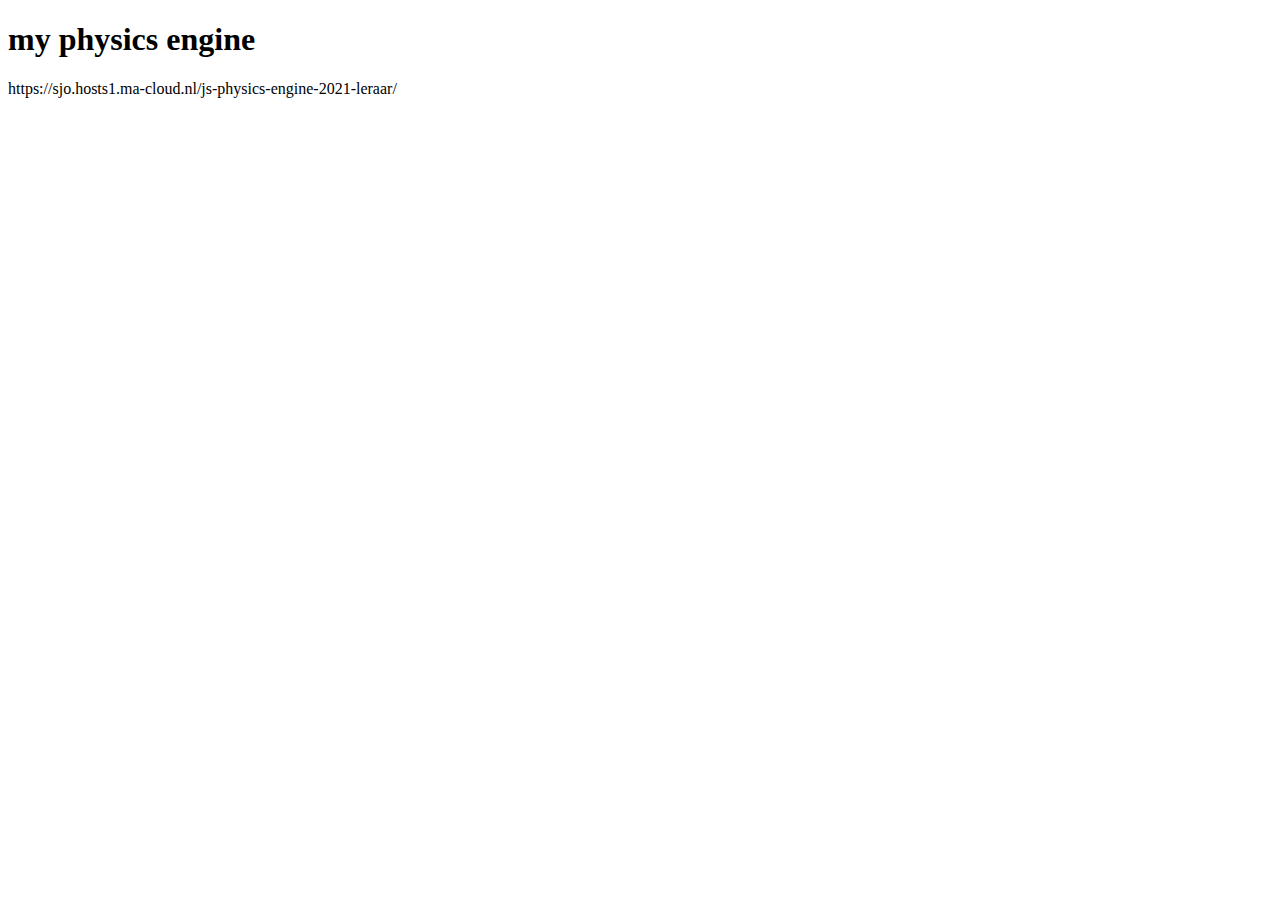
<file: JS/index.html>
<!DOCTYPE html>
<html lang="en">
<head>
    <meta charset="UTF-8">
    <meta http-equiv="X-UA-Compatible" content="IE=edge">
    <meta name="viewport" content="width=device-width, initial-scale=1.0">
    <title>Document</title>
</head>
<body>
    <h1>my physics engine</h1>
    https://sjo.hosts1.ma-cloud.nl/js-physics-engine-2021-leraar/
</body>
</html>
</file>
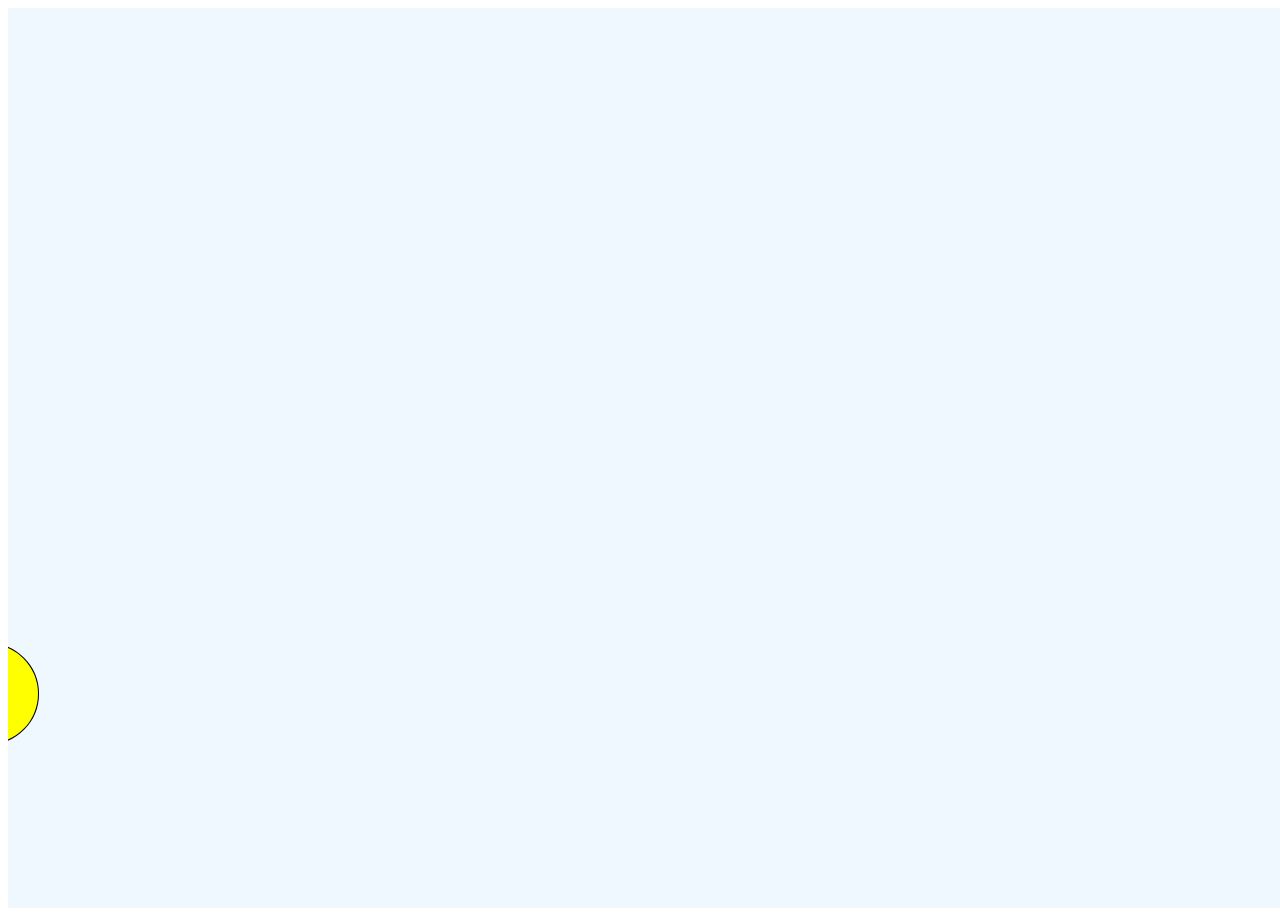
<file: JS/html/02myPoint/index.html>
<!DOCTYPE html>
<html lang="en">
<head>
    <link rel="stylesheet" href="style.css">
    <meta charset="UTF-8">
    <meta http-equiv="X-UA-Compatible" content="IE=edge">
    <meta name="viewport" content="width=device-width, initial-scale=1.0">
    <title>sys02 my Point</title>
</head>
<body>
    <canvas id="canvas"></canvas>
    <script src="../../library/Point.js"></script>
    <script src="script.js"></script>
</body>
</html>
</file>
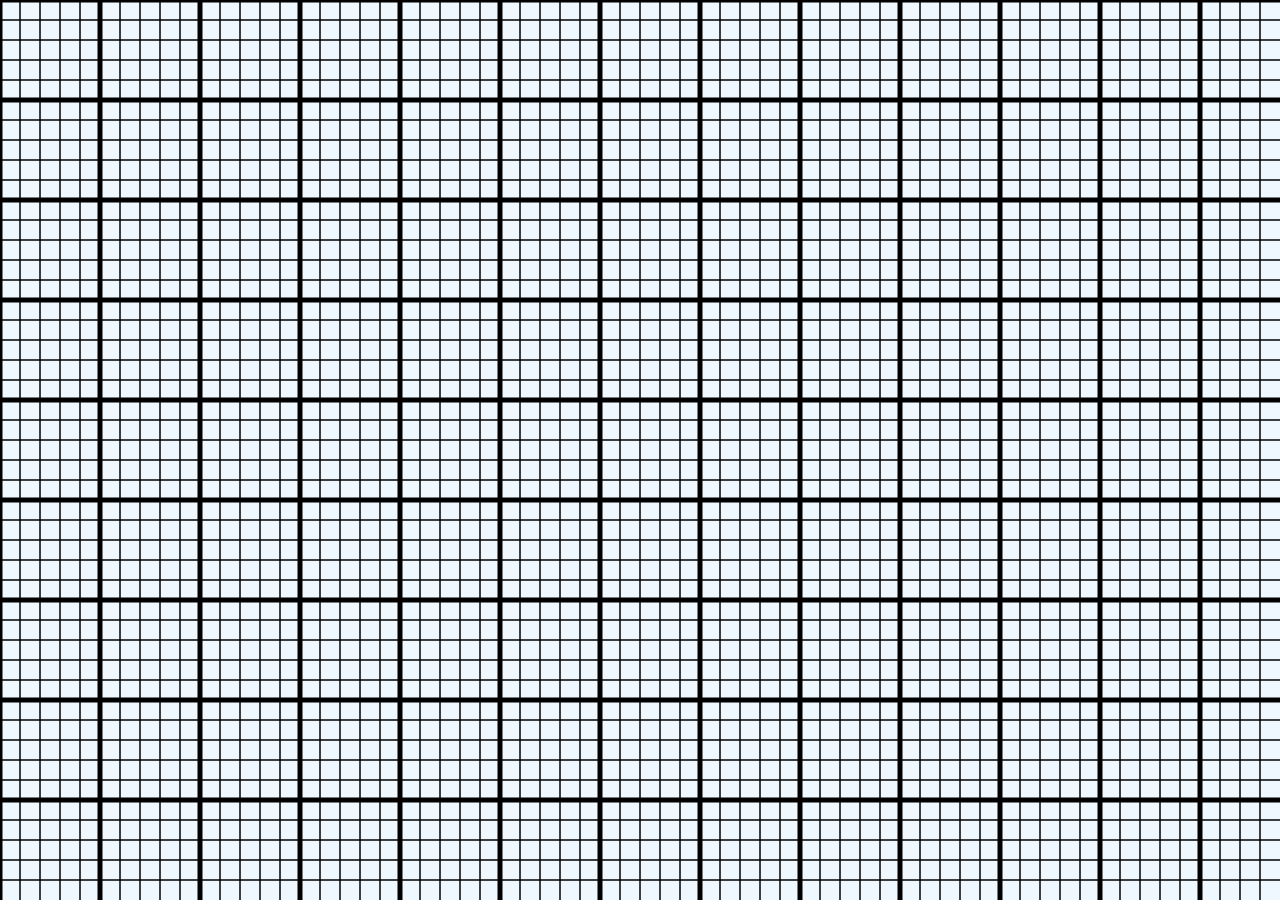
<file: JS/html/03graphBackgrond/index.html>
<!DOCTYPE html>
<html lang="en">
<head>
    <link rel="stylesheet" href="style.css">
    <meta charset="UTF-8">
    <meta http-equiv="X-UA-Compatible" content="IE=edge">
    <meta name="viewport" content="width=device-width, initial-scale=1.0">
    <title>03 my graph background</title>
</head>
<body>
    <canvas id="canvas"></canvas>
    <script src="../../library/GraphBackGround.js"></script>
    <script src="../../library/Point.js"></script>
    <script src="script.js"></script>
</body>
</html>
</file>
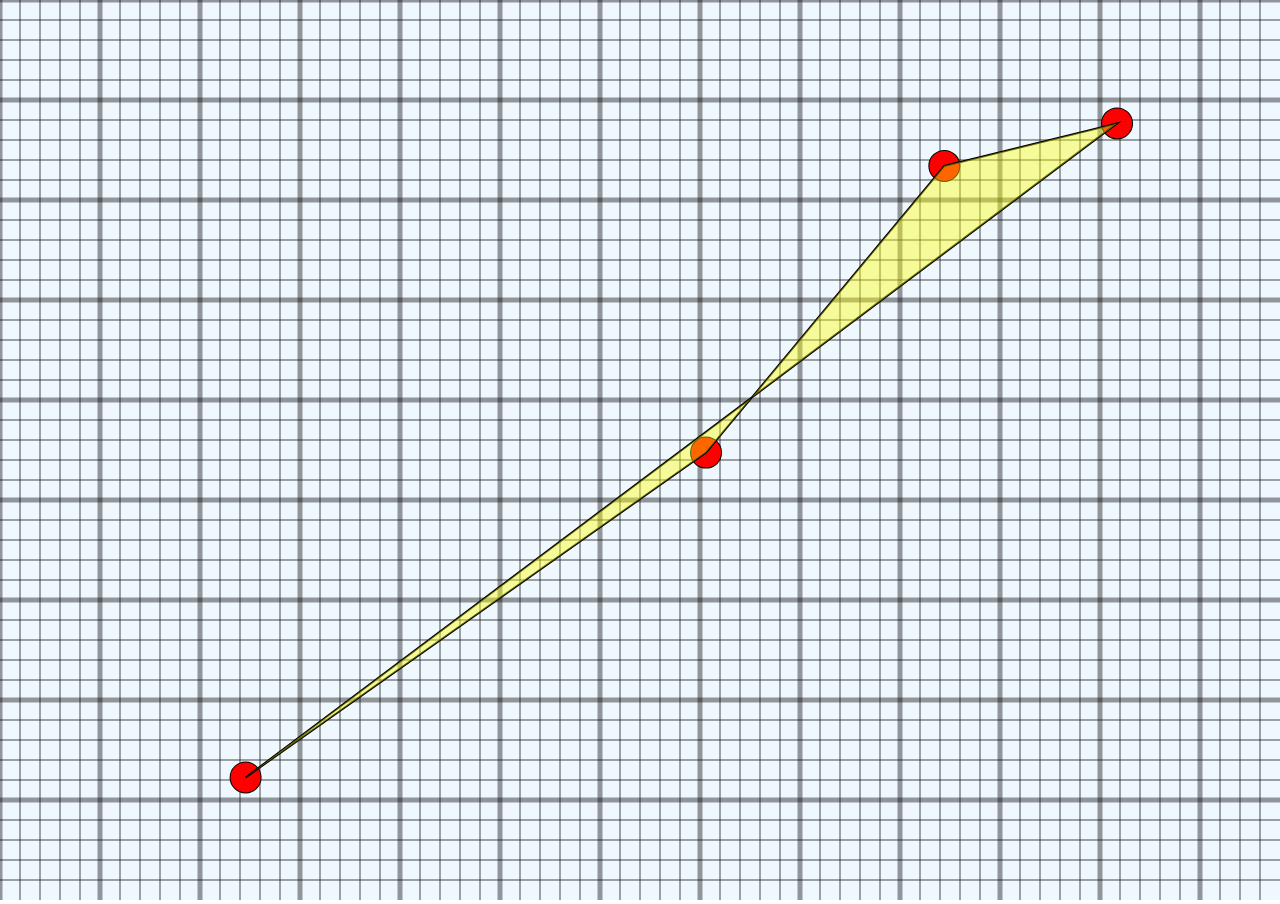
<file: JS/html/04myPolygon/index.html>
<!DOCTYPE html>
<html lang="en">
<head>
    <link rel="stylesheet" href="style.css">
    <meta charset="UTF-8">
    <meta http-equiv="X-UA-Compatible" content="IE=edge">
    <meta name="viewport" content="width=device-width, initial-scale=1.0">
    <title>04 my polygon</title>
</head>
<body>
    <canvas id="canvas"></canvas>
    <script src="../../library/GraphBackGround.js"></script>
    <script src="../../library/Point.js"></script>
    <script src="script.js"></script>
</body>
</html>
</file>
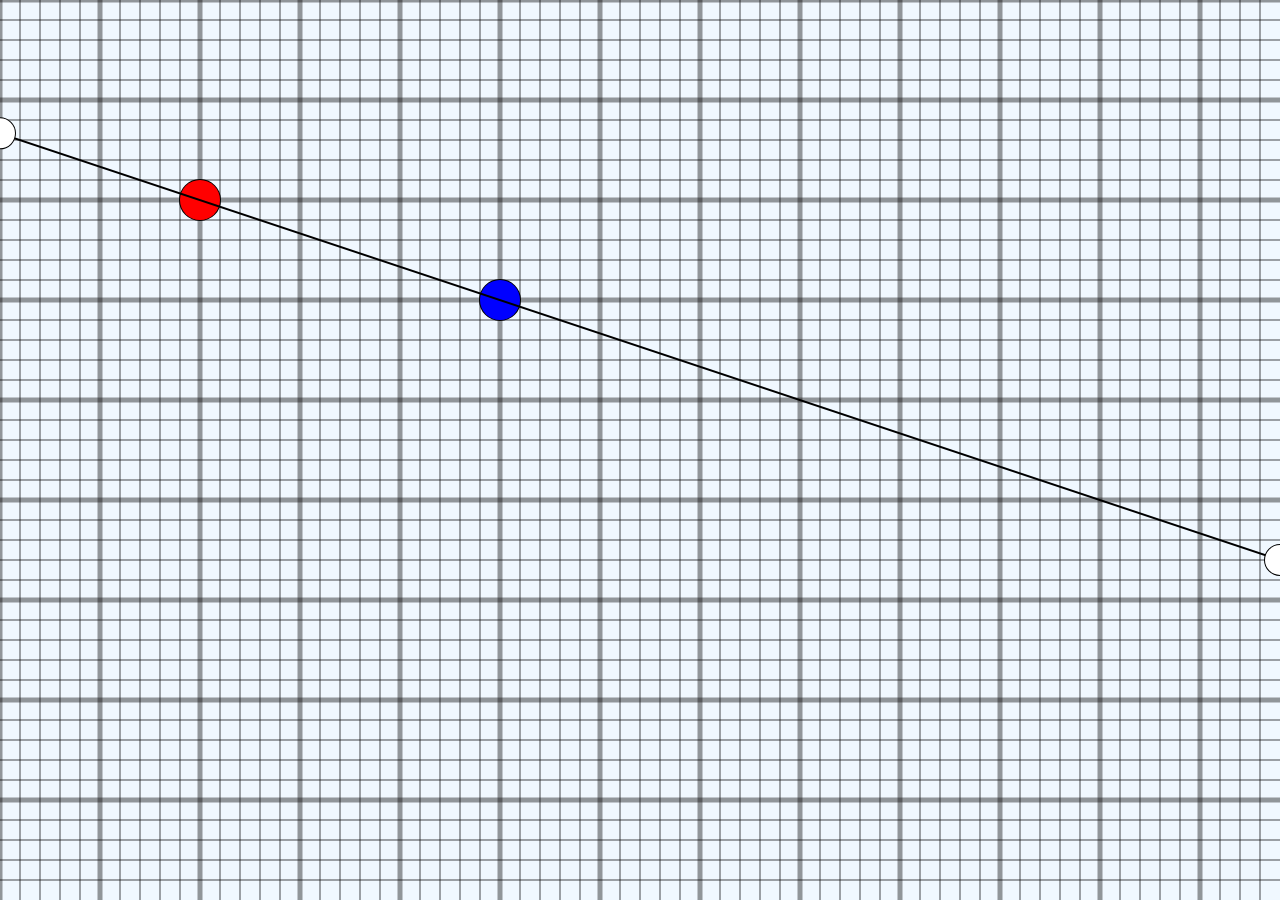
<file: JS/html/05linearFunction/index.html>
<!DOCTYPE html>
<html lang="en">
<head>
    <link rel="stylesheet" href="style.css">
    <meta charset="UTF-8">
    <meta http-equiv="X-UA-Compatible" content="IE=edge">
    <meta name="viewport" content="width=device-width, initial-scale=1.0">
    <title>05 linear function</title>
</head>
<body>
    <canvas id="canvas"></canvas>
    <script src="../../library/GraphBackGround.js"></script>
    <script src="../../library/Point.js"></script>
    <script src="../../library/LinearFunction.js"></script>
    <script src="script.js"></script>
</body>
</html>
</file>
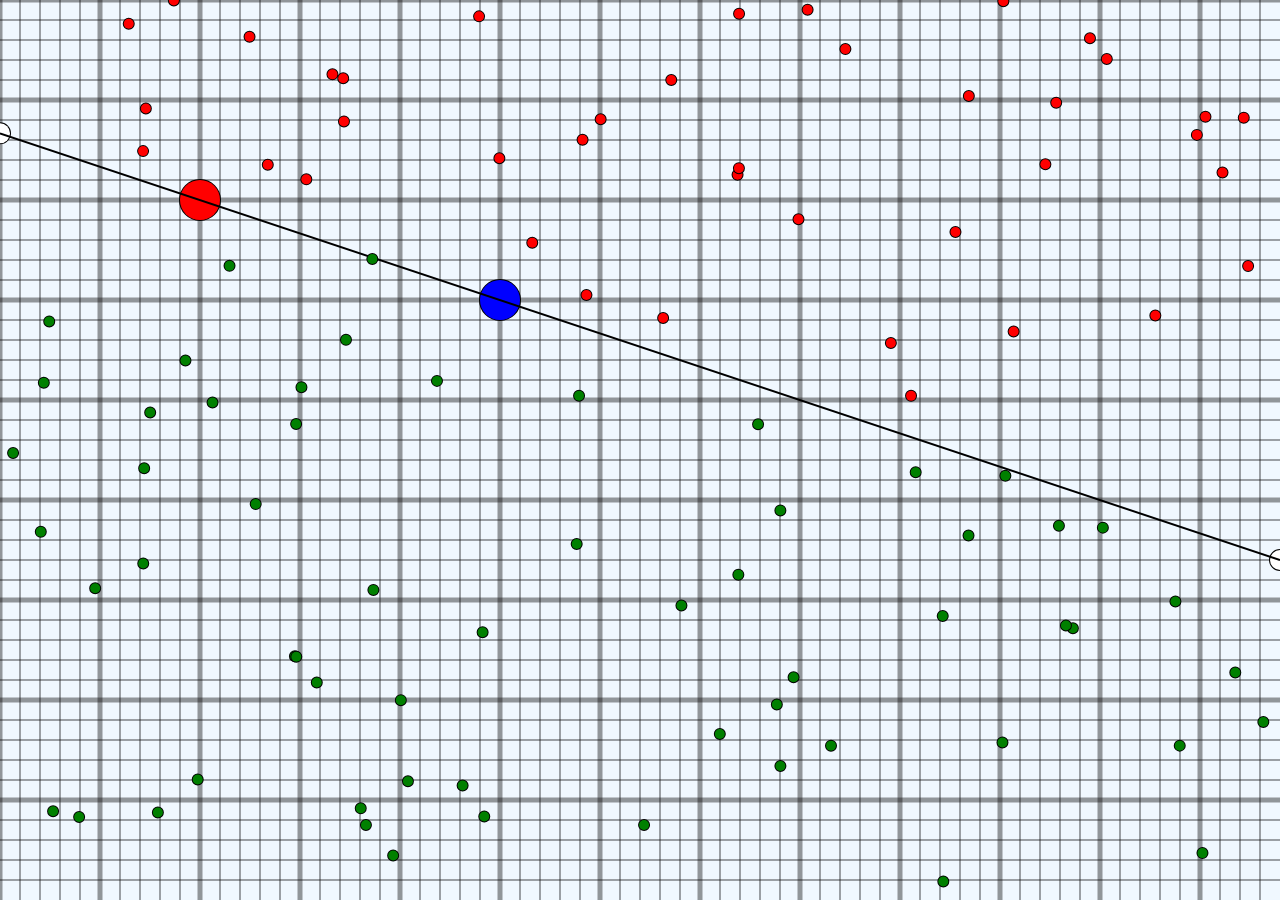
<file: JS/html/06inequation/index.html>
<!DOCTYPE html>
<html lang="en">
<head>
    <link rel="stylesheet" href="style.css">
    <meta charset="UTF-8">
    <meta http-equiv="X-UA-Compatible" content="IE=edge">
    <meta name="viewport" content="width=device-width, initial-scale=1.0">
    <title>06 inequation</title>
</head>
<body>
    <canvas id="canvas"></canvas>
    <script src="../../library/GraphBackGround.js"></script>
    <script src="../../library/Point.js"></script>
    <script src="../../library/LinearFunction.js"></script>
    <script src="script.js"></script>
</body>
</html>
</file>
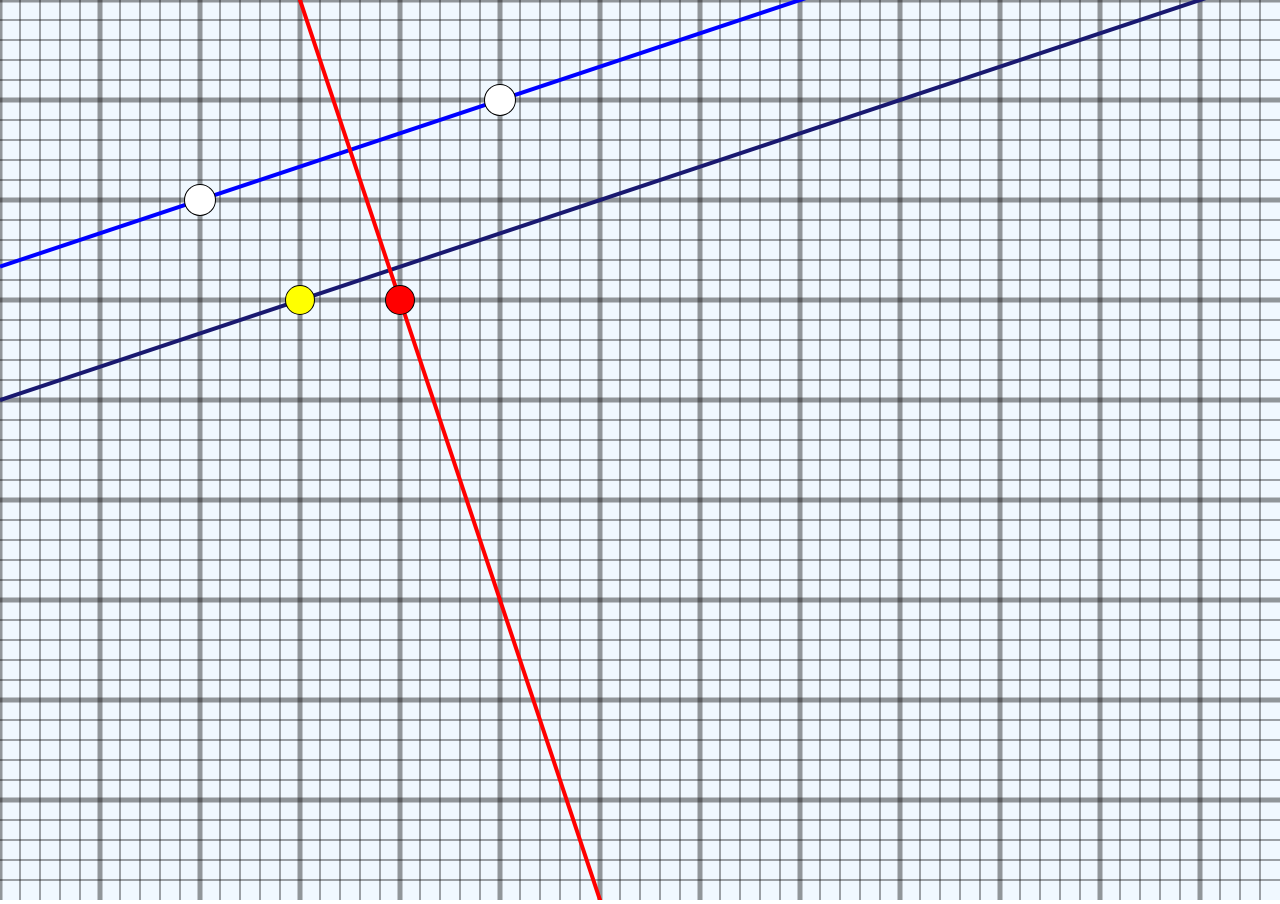
<file: JS/html/11parallelAndPerpendicular/index.html>
<!DOCTYPE html>
<html lang="en">
<head>
    <link rel="stylesheet" href="style.css">
    <meta charset="UTF-8">
    <meta http-equiv="X-UA-Compatible" content="IE=edge">
    <meta name="viewport" content="width=device-width, initial-scale=1.0">
    <title>11 parallel and perpendicular</title>
</head>
<body>
    <canvas id="canvas"></canvas>
    <script src="../../library/GraphBackGround.js"></script>
    <script src="../../library/Point.js"></script>
    <script src="../../library/LinearFunction.js"></script>
    <script src="script.js"></script>
</body>
</html>
</file>
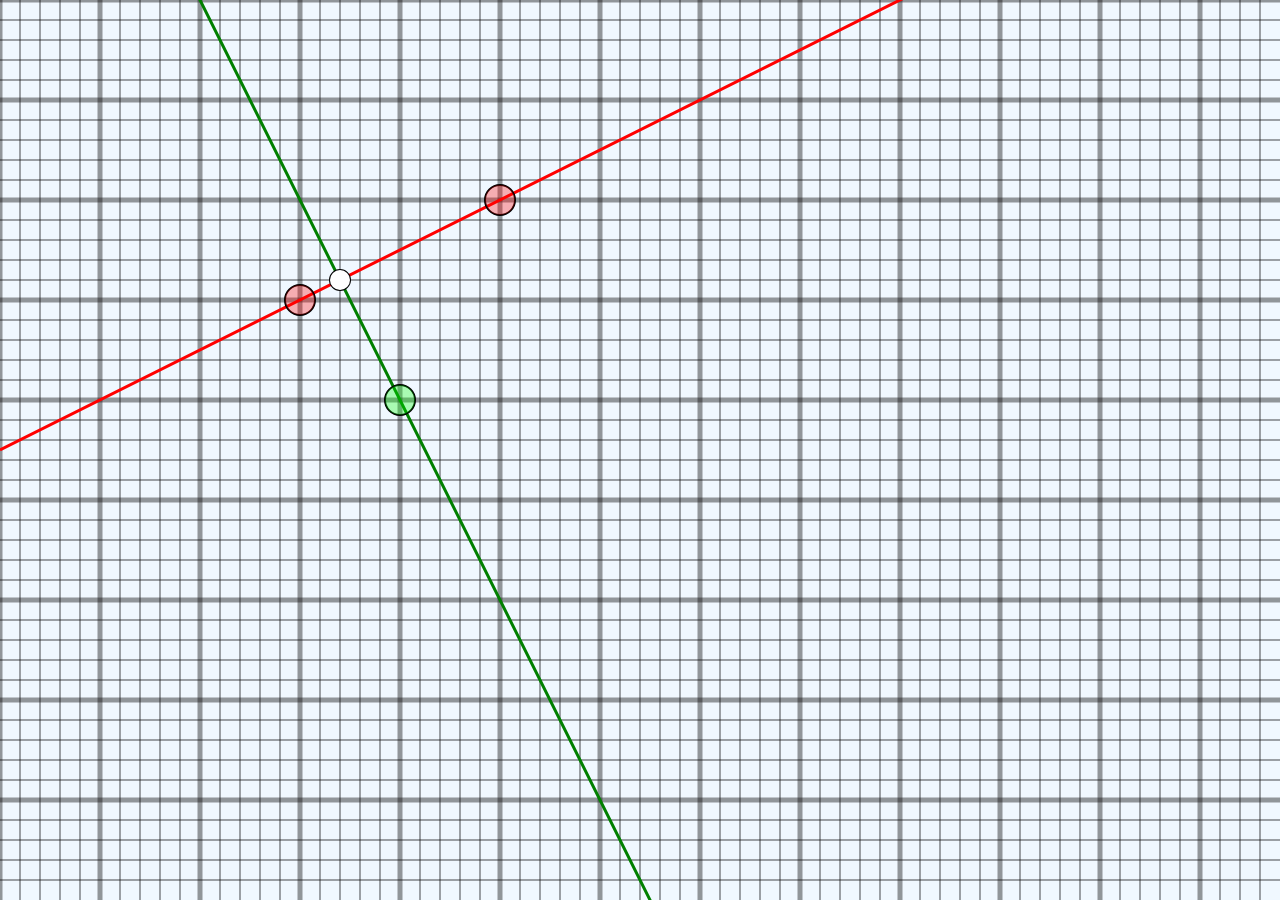
<file: JS/html/12intersection/index.html>
<!DOCTYPE html>
<html lang="en">
<head>
    <link rel="stylesheet" href="style.css">
    <meta charset="UTF-8">
    <meta http-equiv="X-UA-Compatible" content="IE=edge">
    <meta name="viewport" content="width=device-width, initial-scale=1.0">
    <title>12 intersection</title>
</head>
<body>
    <canvas id="canvas"></canvas>
    <script src="../../library/GraphBackGround.js"></script>
    <script src="../../library/Point.js"></script>
    <script src="../../library/LinearFunction.js"></script>
    <script src="script.js"></script>
</body>
</html>
</file>
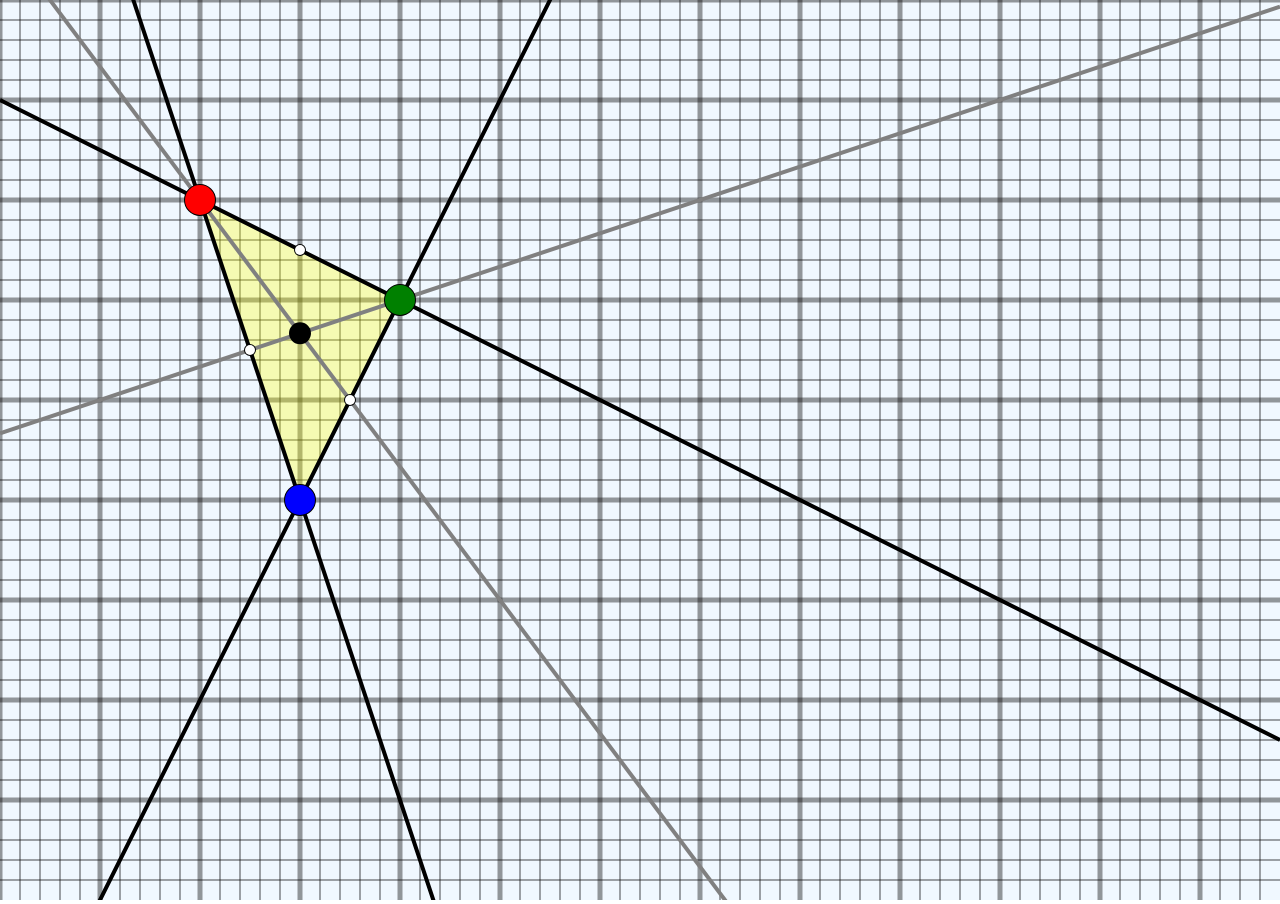
<file: JS/html/13centerOfGravity/index.html>
<!DOCTYPE html>
<html lang="en">
<head>
    <link rel="stylesheet" href="style.css">
    <meta charset="UTF-8">
    <meta http-equiv="X-UA-Compatible" content="IE=edge">
    <meta name="viewport" content="width=device-width, initial-scale=1.0">
    <title>13 center of gravity</title>
</head>
<body>
    <canvas id="canvas"></canvas>
    <script src="../../library/GraphBackGround.js"></script>
    <script src="../../library/Point.js"></script>
    <script src="../../library/LinearFunction.js"></script>
    <script src="script.js"></script>
</body>
</html>
</file>
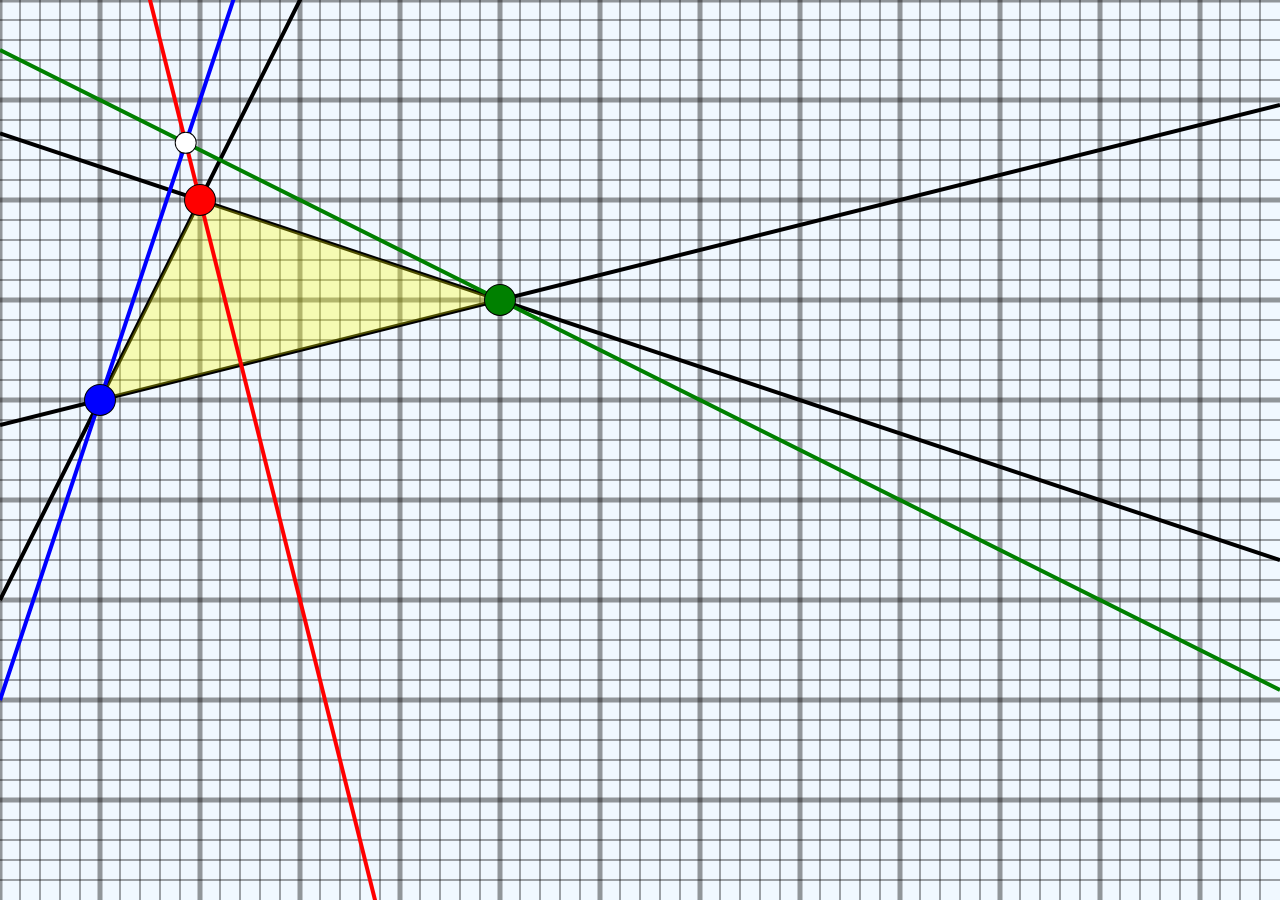
<file: JS/html/14orthoCenter/index.html>
<!DOCTYPE html>
<html lang="en">
<head>
    <link rel="stylesheet" href="style.css">
    <meta charset="UTF-8">
    <meta http-equiv="X-UA-Compatible" content="IE=edge">
    <meta name="viewport" content="width=device-width, initial-scale=1.0">
    <title>14 orthocenter</title>
</head>
<body>
    <canvas id="canvas"></canvas>
    <script src="../../library/GraphBackGround.js"></script>
    <script src="../../library/Point.js"></script>
    <script src="../../library/LinearFunction.js"></script>
    <script src="script.js"></script>
</body>
</html>
</file>
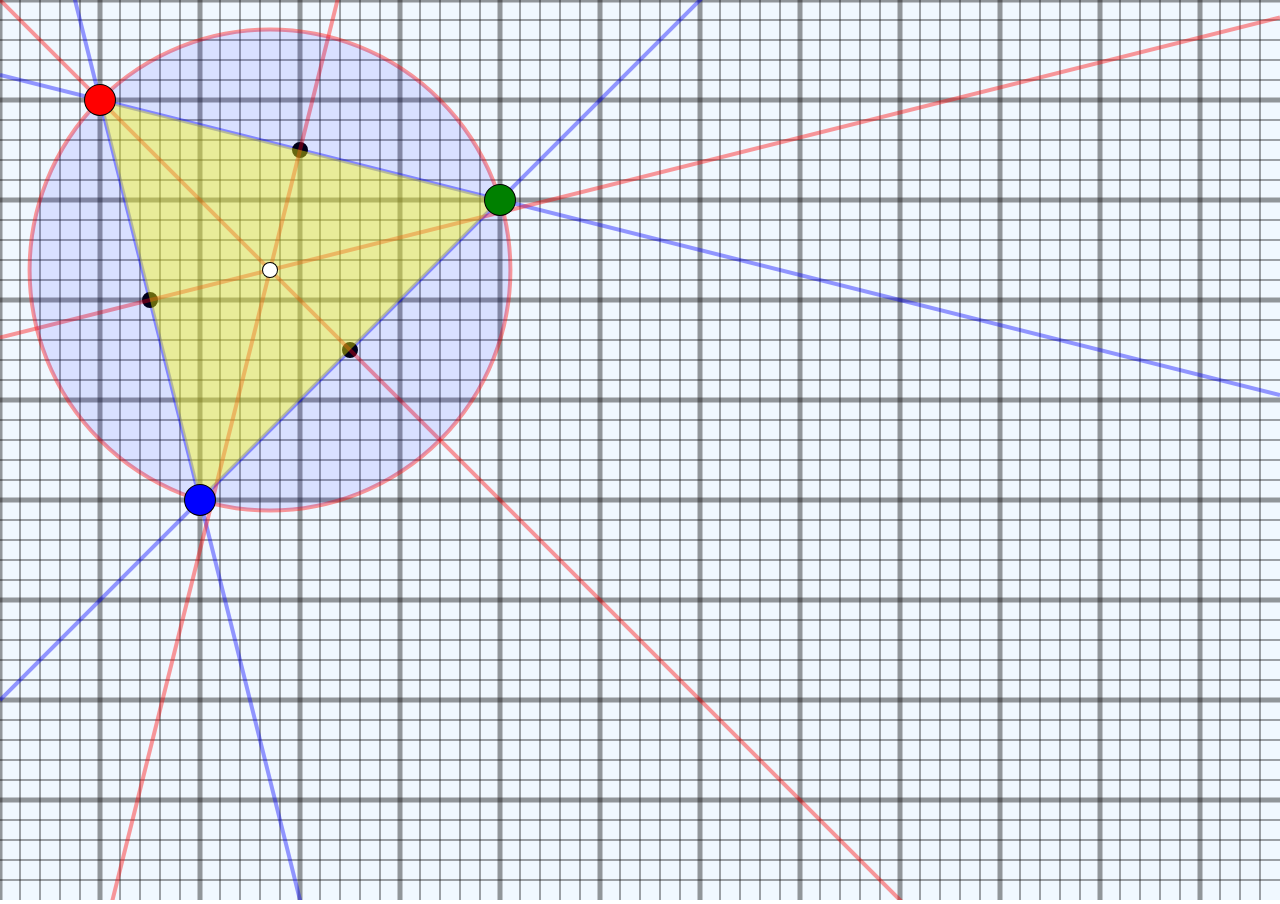
<file: JS/html/15circumCenter/index.html>
<!DOCTYPE html>
<html lang="en">
<head>
    <link rel="stylesheet" href="style.css">
    <meta charset="UTF-8">
    <meta http-equiv="X-UA-Compatible" content="IE=edge">
    <meta name="viewport" content="width=device-width, initial-scale=1.0">
    <title>15 circumcenter</title>
</head>
<body>
    <canvas id="canvas"></canvas>
    <script src="../../library/GraphBackGround.js"></script>
    <script src="../../library/Point.js"></script>
    <script src="../../library/LinearFunction.js"></script>
    <script src="script.js"></script>
</body>
</html>
</file>
<file: JS/html/02myPoint/style.css>
body{
    background: white;
}

canvas{
    background: aliceblue;
}
</file>
<file: JS/html/03graphBackgrond/style.css>
body{
    margin: 0;
    padding: 0;
    background: white;
    overflow: hidden;
}

canvas{
    background: aliceblue;
}
</file>
<file: JS/html/04myPolygon/style.css>
body{
    margin: 0;
    padding: 0;
    background: white;
    overflow: hidden;
}

canvas{
    background: aliceblue;
}
</file>
<file: JS/html/05linearFunction/style.css>
body{
    margin: 0;
    padding: 0;
    background: white;
    overflow: hidden;
}

canvas{
    background: aliceblue;
}
</file>
<file: JS/html/06inequation/style.css>
body{
    margin: 0;
    padding: 0;
    background: white;
    overflow: hidden;
}

canvas{
    background: aliceblue;
}
</file>
<file: JS/html/11parallelAndPerpendicular/style.css>
body{
    margin: 0;
    padding: 0;
    background: white;
    overflow: hidden;
}

canvas{
    background: aliceblue;
}
</file>
<file: JS/html/12intersection/style.css>
body{
    margin: 0;
    padding: 0;
    background: white;
    overflow: hidden;
}

canvas{
    background: aliceblue;
}
</file>
<file: JS/html/13centerOfGravity/style.css>
body{
    margin: 0;
    padding: 0;
    background: white;
    overflow: hidden;
}

canvas{
    background: aliceblue;
}
</file>
<file: JS/html/14orthoCenter/style.css>
body{
    margin: 0;
    padding: 0;
    background: white;
    overflow: hidden;
}

canvas{
    background: aliceblue;
}
</file>
<file: JS/html/15circumCenter/style.css>
body{
    margin: 0;
    padding: 0;
    background: white;
    overflow: hidden;
}

canvas{
    background: aliceblue;
}
</file>
